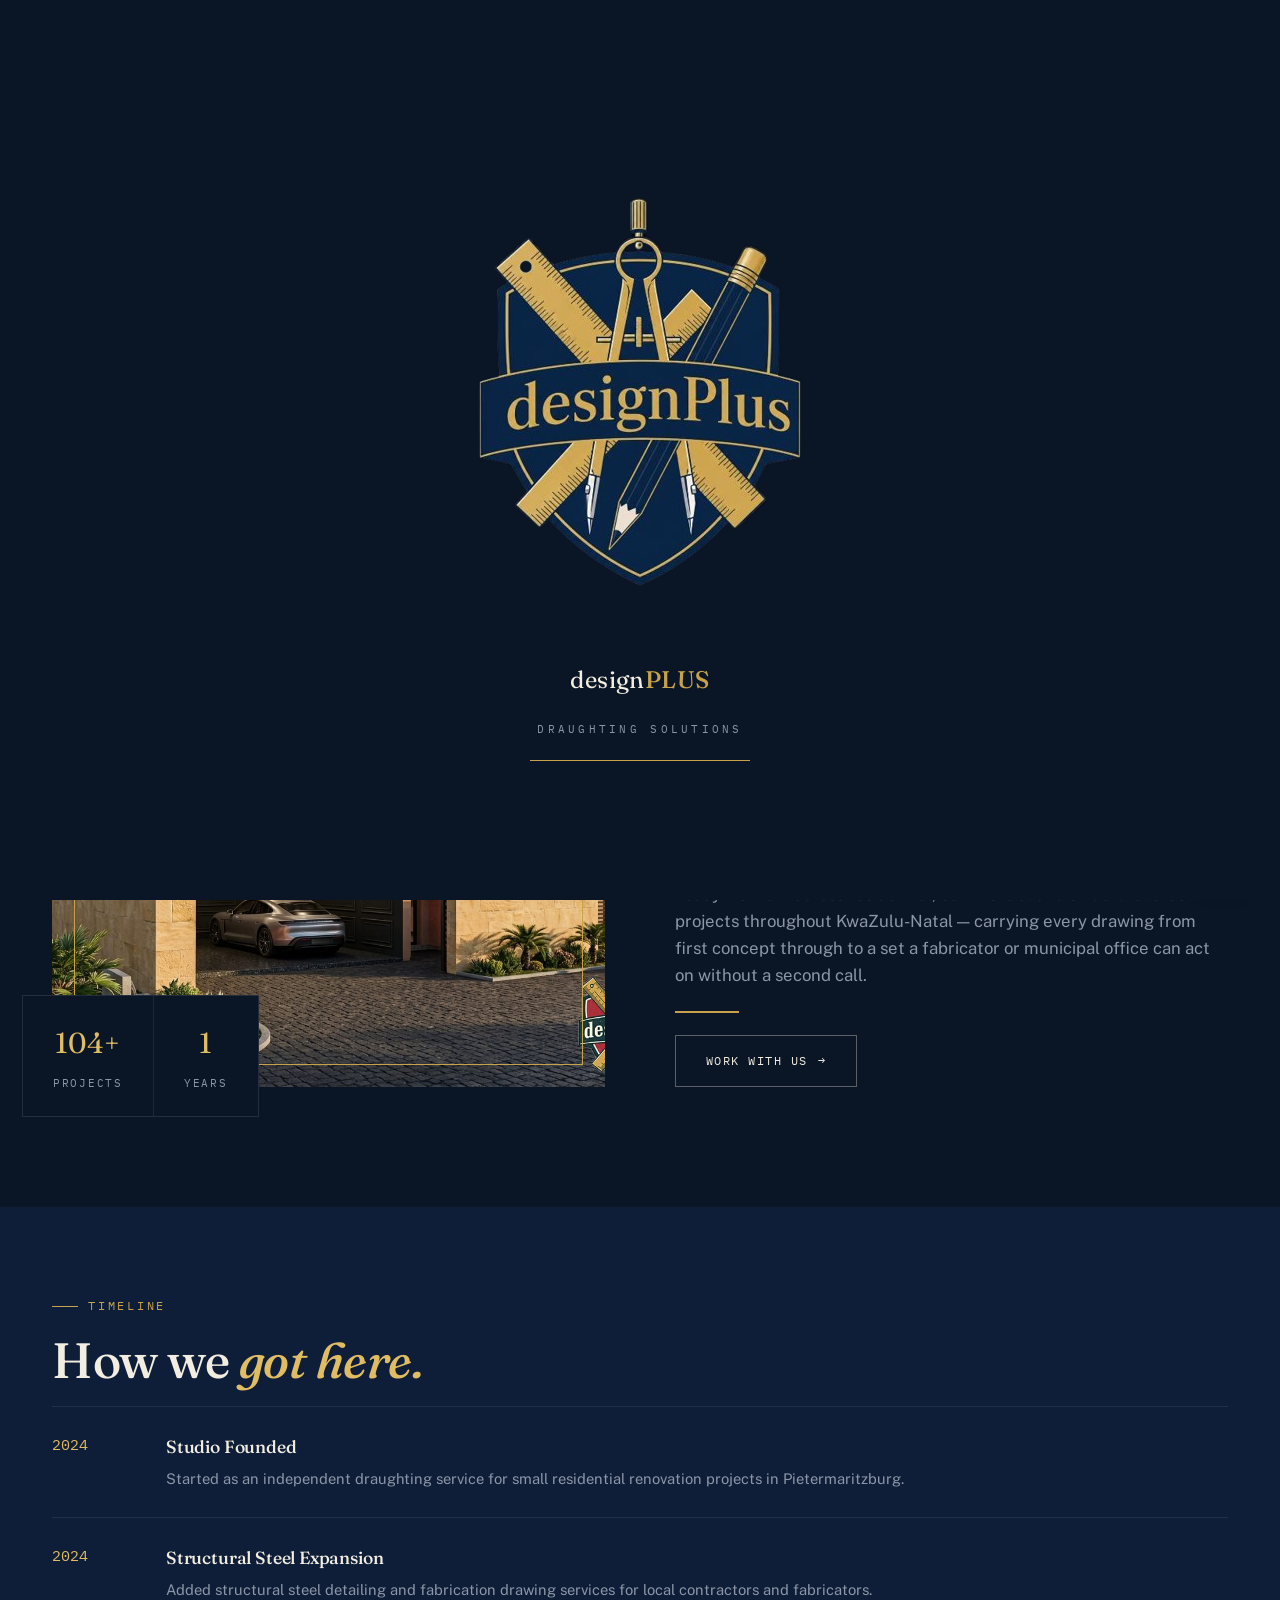
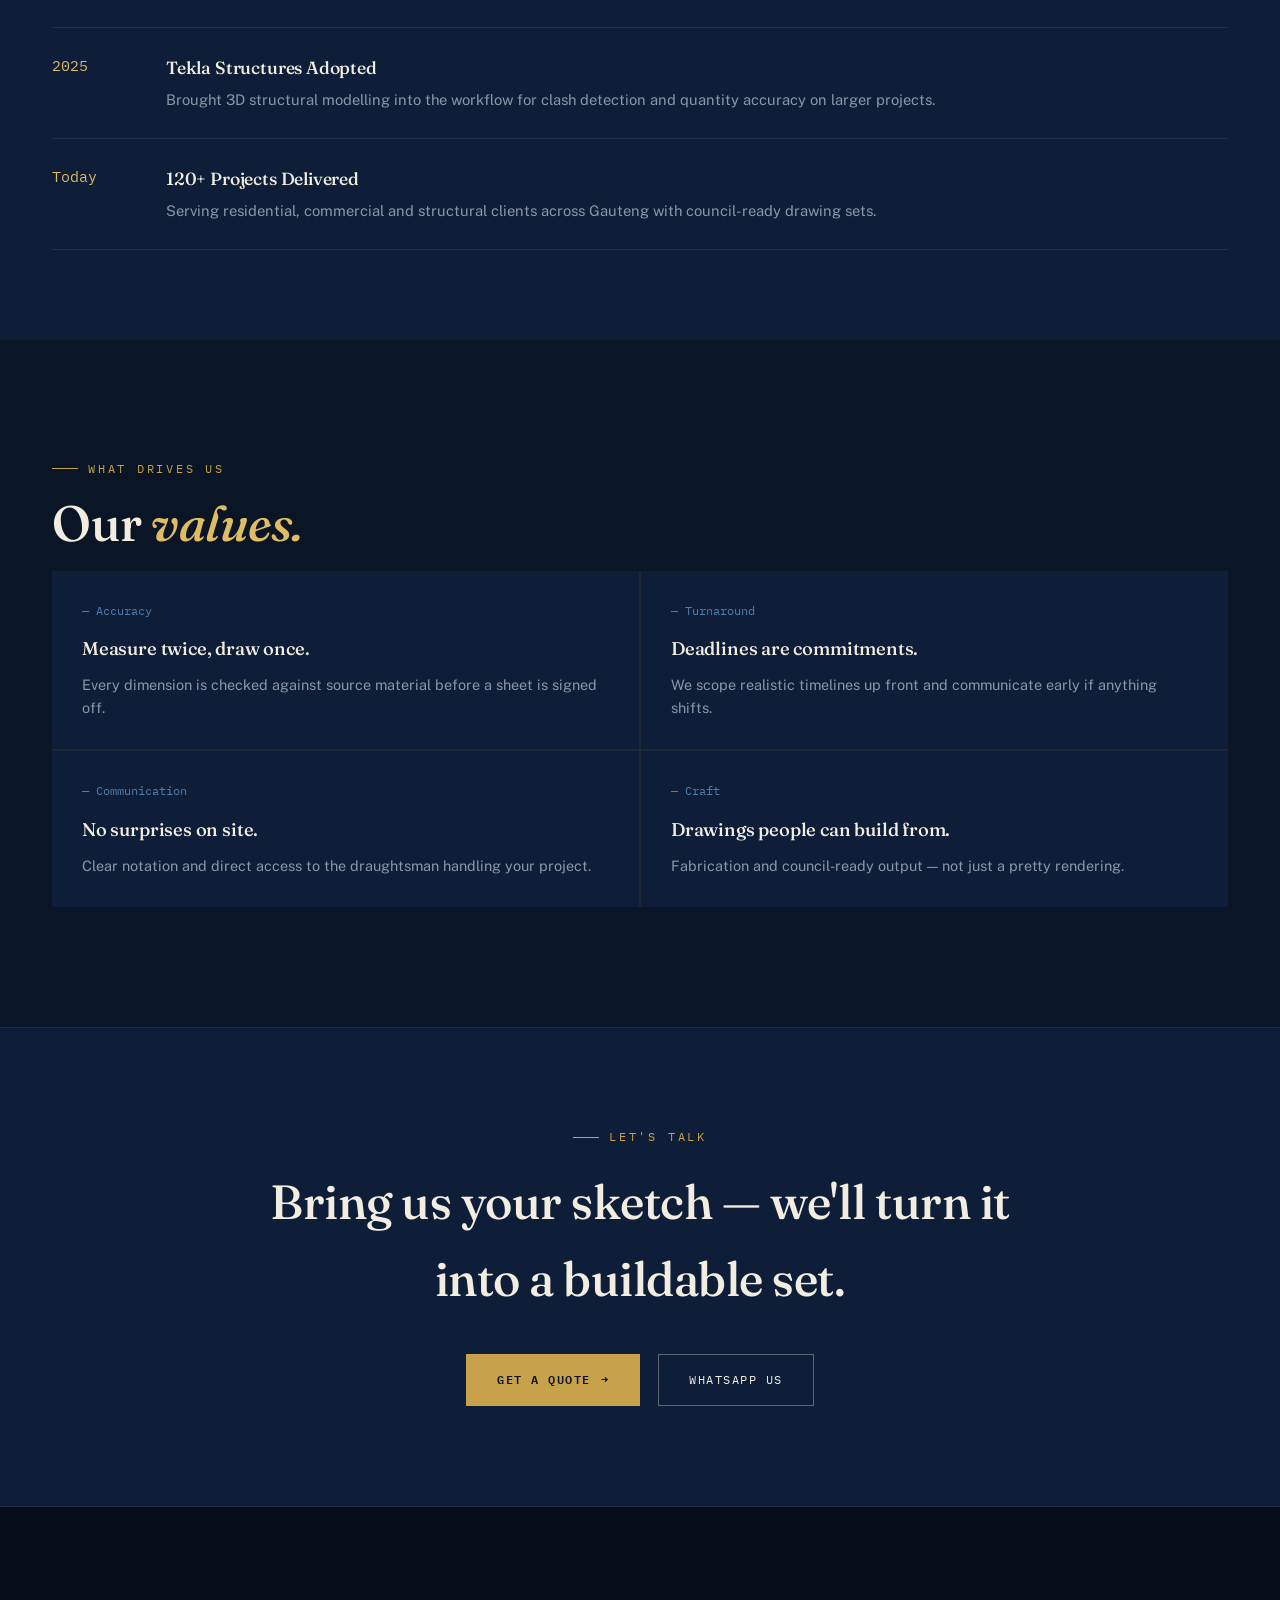
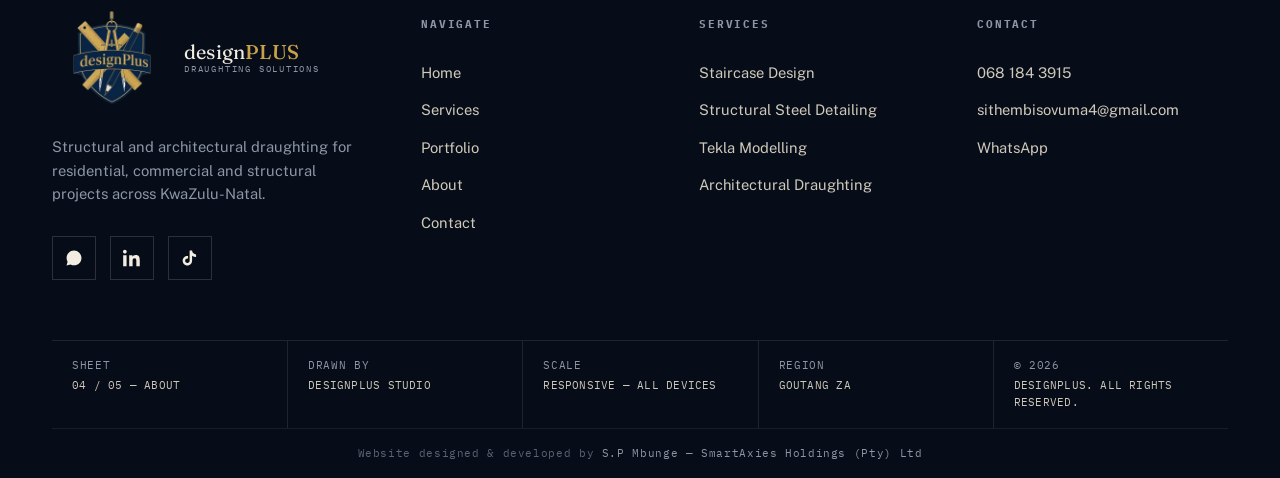
<file: about.html>
<!DOCTYPE html>
<html lang="en">
<head>
<meta charset="UTF-8">
<meta name="viewport" content="width=device-width, initial-scale=1.0">
<title>About — DESIGNPLUS Draughting Solutions</title>
<meta name="description" content="DESIGNPLUS is a structural and architectural draughting practice serving residential, commercial and structural clients across KwaZulu-Natal.">
<link rel="preconnect" href="https://fonts.googleapis.com">
<link rel="stylesheet" href="assets/css/style.css">
   <link rel="icon" type="image/png" href="assets/images/logo.png">
  <link rel="icon" type="image/png" href="assets/images/logo.png">
<link rel="shortcut icon" type="image/png" href="assets/images/logo.png">
<link rel="apple-touch-icon" href="assets/images/logo.png">
</head>
<body>

<div class="blueprint-bg"></div>

<div id="preloader">
  <img src="assets/images/logo.png" alt="DESIGNPLUS Logo">
  <div class="pre-word">design<b>PLUS</b></div>
  <div class="pre-tag">Draughting Solutions</div>
  <div class="pre-bar"></div>
</div>

<header class="site-nav">
  <div class="container nav-inner">
    <a href="index.html" class="logo">
      <div> <img src="assets/images/logo.png" alt="DESIGNPLUS Logo"  width="120" height="120" /> </div>
        <div class="logo-text"><span class="name">design<b>PLUS</b></span><span class="tag">Draughting Solutions</span></div>
    </a>
    <nav class="nav-links">
      <a href="index.html">Home</a>
      <a href="services.html">Services</a>
      <a href="portfolio.html">Portfolio</a>
      <a href="about.html" class="active">About</a>
      <a href="contact.html">Contact</a>
    </nav>
    <div class="nav-right">
      <a href="tel:+27681843915" class="nav-phone"><svg viewBox="0 0 24 24" fill="none" stroke-width="1.6" stroke-linecap="round" stroke-linejoin="round"><path d="M22 16.92v3a2 2 0 0 1-2.18 2 19.79 19.79 0 0 1-8.63-3.07 19.5 19.5 0 0 1-6-6 19.79 19.79 0 0 1-3.07-8.67A2 2 0 0 1 4.11 2h3a2 2 0 0 1 2 1.72c.127.96.361 1.903.7 2.81a2 2 0 0 1-.45 2.11L8.09 9.91a16 16 0 0 0 6 6l1.27-1.27a2 2 0 0 1 2.11-.45c.907.339 1.85.573 2.81.7A2 2 0 0 1 22 16.92z"/></svg>068 184 3915</a>
      <a href="contact.html" class="btn btn-gold nav-cta">Get A Quote</a>
      <button class="nav-toggle" aria-label="Menu"><span></span><span></span><span></span></button>
    </div>
  </div>
</header>

<div class="mobile-nav">
  <a href="index.html">Home</a>
  <a href="services.html">Services</a>
  <a href="portfolio.html">Portfolio</a>
  <a href="about.html">About</a>
  <a href="contact.html">Contact</a>
  <a href="contact.html" class="btn btn-gold mob-cta">Get A Quote</a>
</div>

<section class="page-header">
  <div class="page-header-bg"><img src="assets/images/IMAGE  (2).jpeg" alt="About DesignPlus"></div>
  <div class="container">
    <div class="eyebrow">About Us</div>
    <h1 class="section-title">Built on precision<br><em>and trust.</em></h1>
    <div class="crumbs"><a href="index.html">Home</a><span>/</span>About</div>
  </div>
</section>

<section class="section">
  <div class="container about-split">
    <div class="about-media reveal">
      <img src="assets/images/projects (8).jpeg" alt="Draughting studio detail">
      <div class="frame"></div>
      <div class="about-stats">
        <div class="stat" style="padding:24px 30px;"><div class="num" style="font-size:1.8rem;"><span data-count="120" data-suffix="+">0</span></div><div class="label">Projects</div></div>
        <div class="stat" style="padding:24px 30px;"><div class="num" style="font-size:1.8rem;"><span data-count="2" data-suffix="">0</span></div><div class="label">Years</div></div>
      </div>
    </div>
    <div class="reveal">
      <div class="eyebrow">Our Story</div>
      <h2 class="section-title">A studio for <em>getting it right</em> the first time.</h2>
      <p class="lede">DESIGNPLUS was founded on a simple frustration: too many good builds are let down by drawings that were rushed, under-dimensioned, or never checked against site reality. We set out to be the draughting partner engineers, builders and homeowners could hand a sketch to and trust the output completely.</p>
      <p class="lede" style="margin-top:16px;">Today we work across residential, commercial and structural steel projects throughout KwaZulu-Natal — carrying every drawing from first concept through to a set a fabricator or municipal office can act on without a second call.</p>
      <div class="divider"></div>
      <a href="contact.html" class="btn btn-outline">Work With Us <span class="btn-arrow">→</span></a>
    </div>
  </div>
</section>

<section class="section tight" style="background:var(--panel-navy);">
  <div class="container">
    <div class="reveal">
      <div class="eyebrow">Timeline</div>
      <h2 class="section-title">How we <em>got here.</em></h2>
    </div>
    <div class="timeline reveal-stagger">
      <div class="t-row">
        <div class="yr">2024</div>
        <div><h4>Studio Founded</h4><p>Started as an independent draughting service for small residential renovation projects in Pietermaritzburg.</p></div>
      </div>
      <div class="t-row">
        <div class="yr">2024</div>
        <div><h4>Structural Steel Expansion</h4><p>Added structural steel detailing and fabrication drawing services for local contractors and fabricators.</p></div>
      </div>
      <div class="t-row">
        <div class="yr">2025</div>
        <div><h4>Tekla Structures Adopted</h4><p>Brought 3D structural modelling into the workflow for clash detection and quantity accuracy on larger projects.</p></div>
      </div>
      <div class="t-row">
        <div class="yr">Today</div>
        <div><h4>120+ Projects Delivered</h4><p>Serving residential, commercial and structural clients across Gauteng  with council-ready drawing sets.</p></div>
      </div>
    </div>
  </div>
</section>

<section class="section">
  <div class="container">
    <div class="reveal">
      <div class="eyebrow">What Drives Us</div>
      <h2 class="section-title">Our <em>values.</em></h2>
    </div>
    <div class="value-list reveal-stagger">
      <div class="value-item">
        <div class="n">— Accuracy</div>
        <h4>Measure twice, draw once.</h4>
        <p>Every dimension is checked against source material before a sheet is signed off.</p>
      </div>
      <div class="value-item">
        <div class="n">— Turnaround</div>
        <h4>Deadlines are commitments.</h4>
        <p>We scope realistic timelines up front and communicate early if anything shifts.</p>
      </div>
      <div class="value-item">
        <div class="n">— Communication</div>
        <h4>No surprises on site.</h4>
        <p>Clear notation and direct access to the draughtsman handling your project.</p>
      </div>
      <div class="value-item">
        <div class="n">— Craft</div>
        <h4>Drawings people can build from.</h4>
        <p>Fabrication and council-ready output — not just a pretty rendering.</p>
      </div>
    </div>
  </div>
</section>

<section class="cta-band reveal">
  <div class="container">
    <div class="eyebrow" style="justify-content:center;">Let's Talk</div>
    <h2>Bring us your sketch — we'll turn it into a buildable set.</h2>
    <div class="cta-actions">
      <a href="contact.html" class="btn btn-gold">Get A Quote <span class="btn-arrow">→</span></a>
      <a href="https://wa.me/27681843915" target="_blank" rel="noopener" class="btn btn-outline">WhatsApp Us</a>
    </div>
  </div>
</section>

<footer class="site-footer">
  <div class="container">
    <div class="footer-top">
      <div class="footer-brand">
        <a href="index.html" class="logo">
          <div> <img src="assets/images/logo.png" alt="DESIGNPLUS Logo"  width="120" height="120" /> </div>
          <div class="logo-text"><span class="name">design<b>PLUS</b></span><span class="tag">Draughting Solutions</span></div>
        </a>
        <p>Structural and architectural draughting for residential, commercial and structural projects across KwaZulu-Natal.</p>
        <div class="social-row">
          <a href="https://wa.me/27681843915" target="_blank" rel="noopener" aria-label="WhatsApp"><svg viewBox="0 0 24 24" fill="currentColor"><path d="M12.04 2C6.58 2 2.13 6.45 2.13 11.91c0 1.75.46 3.45 1.32 4.95L2.05 22l5.28-1.38a9.9 9.9 0 0 0 4.71 1.2h.01c5.46 0 9.9-4.45 9.9-9.91 0-2.65-1.03-5.14-2.9-7.01A9.87 9.87 0 0 0 12.04 2z"/></svg></a>
          <a href="https://www.linkedin.com/in/sthembiso-vuma-a94410324" target="_blank" rel="noopener" aria-label="LinkedIn"><svg viewBox="0 0 24 24" fill="currentColor"><path d="M4.98 3.5C4.98 4.88 3.87 6 2.5 6S0 4.88 0 3.5 1.12 1 2.5 1s2.48 1.12 2.48 2.5zM.24 8.25h4.53V23H.24V8.25zM8.24 8.25h4.34v2.02h.06c.6-1.14 2.08-2.34 4.28-2.34 4.58 0 5.42 3.01 5.42 6.93V23h-4.53v-6.98c0-1.66-.03-3.8-2.32-3.8-2.32 0-2.68 1.81-2.68 3.68V23H8.24V8.25z"/></svg></a>
          <a href="https://vm.tiktok.com/ZS96WCe3JU85H-x20Kt/" target="_blank" rel="noopener" aria-label="TikTok"><svg viewBox="0 0 24 24" fill="currentColor"><path d="M16.6 5.82c-1.1-.96-1.8-2.36-1.8-3.82h-3.3v13.6c0 1.66-1.35 3-3 3s-3-1.34-3-3 1.35-3 3-3c.31 0 .61.05.9.13V9.4a6.3 6.3 0 0 0-.9-.06c-3.48 0-6.3 2.82-6.3 6.3s2.82 6.3 6.3 6.3 6.3-2.82 6.3-6.3V9.01a9.1 9.1 0 0 0 5.3 1.7V7.4a5.8 5.8 0 0 1-3.5-1.58z"/></svg></a>
        </div>
      </div>
      <div class="footer-col">
        <h5>Navigate</h5>
        <a href="index.html">Home</a>
        <a href="services.html">Services</a>
        <a href="portfolio.html">Portfolio</a>
        <a href="about.html">About</a>
        <a href="contact.html">Contact</a>
      </div>
      <div class="footer-col">
        <h5>Services</h5>
        <a href="services.html">Staircase Design</a>
        <a href="services.html">Structural Steel Detailing</a>
        <a href="services.html">Tekla Modelling</a>
        <a href="services.html">Architectural Draughting</a>
      </div>
      <div class="footer-col">
        <h5>Contact</h5>
        <a href="tel:+27681843915">068 184 3915</a>
        <a href="mailto:sithembisovuma4@gmail.com">sithembisovuma4@gmail.com</a>
        <a href="https://wa.me/27681843915" target="_blank" rel="noopener">WhatsApp</a>
      </div>
    </div>
    <div class="titleblock">
      <div>Sheet<b>04 / 05 — About</b></div>
      <div>Drawn By<b>DesignPlus Studio</b></div>
      <div>Scale<b>Responsive — All Devices</b></div>
      <div>Region<b>Goutang ZA</b></div>
      <div>© <span id="yr"></span><b>DesignPlus. All Rights Reserved.</b></div>
    </div>
    <div class="site-credit">
  Website designed &amp; developed by <a href="#" target="_blank" rel="noopener">S.P Mbunge — SmartAxies Holdings (Pty) Ltd</a>
</div>
  </div>
</footer>

<a href="https://wa.me/27681843915" target="_blank" rel="noopener" class="whatsapp-float" aria-label="Chat on WhatsApp"><svg viewBox="0 0 24 24"><path d="M12.04 2C6.58 2 2.13 6.45 2.13 11.91c0 1.75.46 3.45 1.32 4.95L2.05 22l5.28-1.38a9.9 9.9 0 0 0 4.71 1.2h.01c5.46 0 9.9-4.45 9.9-9.91 0-2.65-1.03-5.14-2.9-7.01A9.87 9.87 0 0 0 12.04 2z"/></svg></a>
<button class="to-top" aria-label="Back to top"><svg viewBox="0 0 24 24" fill="none" stroke="currentColor" stroke-width="1.8"><path d="M12 19V5M5 12l7-7 7 7"/></svg></button>

<script src="assets/js/main.js"></script>
<script>document.getElementById('yr').textContent = new Date().getFullYear();</script>
</body>
</html>
</file>
<file: assets/css/style.css>
/* ============================================================
   DESIGNPLUS — Structural & Architectural Draughting Solutions
   Design system: blueprint-drafting vernacular
   ============================================================ */

@import url('https://fonts.googleapis.com/css2?family=Fraunces:ital,opsz,wght@0,9..144,300;0,9..144,400;0,9..144,500;0,9..144,600;1,9..144,400&family=IBM+Plex+Mono:wght@400;500;600&family=Public+Sans:wght@300;400;500;600;700&display=swap');

:root{
  /* Color tokens */
  --ink-navy: #0a1526;
  --panel-navy: #0e1e38;
  --panel-navy-2: #122446;
  --line-blue: #4d7eb0;
  --line-blue-dim: #2e4f74;
  --gold: #c8a24a;
  --gold-bright: #e0bc63;
  --paper: #f2ede0;
  --paper-dim: #cfc9ba;
  --graphite: #8d96a6;
  --graphite-dark: #5a6376;
  --white: #ffffff;

  /* Type */
  --font-display: 'Fraunces', serif;
  --font-body: 'Public Sans', sans-serif;
  --font-mono: 'IBM Plex Mono', monospace;

  --nav-h: 84px;
}

*,*::before,*::after{ box-sizing: border-box; }
html{ scroll-behavior: smooth; }
body{
  margin:0;
  background: var(--ink-navy);
  color: var(--paper);
  font-family: var(--font-body);
  font-weight: 400;
  line-height: 1.6;
  -webkit-font-smoothing: antialiased;
  overflow-x: hidden;
}
img{ max-width:100%; display:block; }
a{ color: inherit; text-decoration: none; }
ul{ list-style:none; margin:0; padding:0; }
h1,h2,h3,h4{ font-family: var(--font-display); font-weight: 500; margin:0; letter-spacing: -0.01em; }
p{ margin:0; }
button{ font-family: inherit; cursor:pointer; }

@media (prefers-reduced-motion: reduce){
  *{ animation-duration: 0.001ms !important; animation-iteration-count: 1 !important; transition-duration: 0.001ms !important; scroll-behavior:auto !important; }
}

/* ============ Blueprint grid backdrop ============ */
.blueprint-bg{
  position: fixed; inset:0; z-index:-1; pointer-events:none;
  background-image:
    linear-gradient(rgba(77,126,176,0.07) 1px, transparent 1px),
    linear-gradient(90deg, rgba(77,126,176,0.07) 1px, transparent 1px);
  background-size: 48px 48px;
  opacity: .6;
}

/* Corner registration marks — used on sections to echo drawing-sheet corners */
.reg-mark{ position:absolute; width:16px; height:16px; opacity:.5; pointer-events:none; }
.reg-mark::before,.reg-mark::after{ content:''; position:absolute; background: var(--gold); }
.reg-mark::before{ width:100%; height:1px; top:50%; }
.reg-mark::after{ width:1px; height:100%; left:50%; }
.reg-mark.tl{ top:18px; left:18px; }
.reg-mark.tr{ top:18px; right:18px; }
.reg-mark.bl{ bottom:18px; left:18px; }
.reg-mark.br{ bottom:18px; right:18px; }

/* ============ Utility ============ */
.container{ width:100%; max-width:1240px; margin:0 auto; padding:0 32px; }
.eyebrow{
  font-family: var(--font-mono); font-size:.72rem; letter-spacing:.24em; text-transform:uppercase;
  color: var(--gold); display:flex; align-items:center; gap:10px; margin-bottom:18px;
}
.eyebrow::before{ content:''; width:26px; height:1px; background: var(--gold); }
.section{ position: relative; padding: 120px 0; }
.section.tight{ padding: 90px 0; }
.section-title{ font-size: clamp(2rem, 4vw, 3.1rem); line-height:1.1; }
.section-title em{ font-style: italic; color: var(--gold-bright); }
.lede{ color: var(--graphite); font-size: 1.05rem; max-width: 640px; margin-top:18px; }
.divider{ width:64px; height:2px; background: var(--gold); margin: 22px 0; }
.hairline{ border:none; border-top:1px solid rgba(255,255,255,.09); }

/* ============ Buttons ============ */
.btn{
  display:inline-flex; align-items:center; gap:10px;
  padding: 15px 30px; font-family: var(--font-mono); font-size:.78rem; letter-spacing:.12em; text-transform:uppercase;
  border:1px solid transparent; transition: all .25s ease; white-space:nowrap;
}
.btn-gold{ background: var(--gold); color: var(--ink-navy); font-weight:600; }
.btn-gold:hover{ background: var(--gold-bright); transform: translateY(-2px); box-shadow: 0 10px 24px rgba(200,162,74,.25); }
.btn-outline{ border-color: rgba(242,237,224,.35); color: var(--paper); }
.btn-outline:hover{ border-color: var(--gold); color: var(--gold-bright); }
.btn-arrow{ transition: transform .25s ease; }
.btn:hover .btn-arrow{ transform: translateX(4px); }

/* ============ Preloader ============ */
#preloader{
  position: fixed; inset:0; z-index:9999; background: var(--ink-navy);
  display:flex; flex-direction:column; align-items:center; justify-content:center; gap:22px;
  transition: opacity .6s ease, visibility .6s ease;
}
#preloader.hide{ opacity:0; visibility:hidden; }
.pre-mark{ width:64px; height:64px; }
.pre-mark svg{ width:100%; height:100%; }
.pre-word{ font-family: var(--font-display); font-size:1.5rem; letter-spacing:.02em; }
.pre-word b{ color: var(--gold); font-weight:500; }
.pre-tag{ font-family: var(--font-mono); font-size:.68rem; letter-spacing:.3em; text-transform:uppercase; color: var(--graphite); }
.pre-bar{ width:220px; height:1px; background: rgba(255,255,255,.12); position:relative; overflow:hidden; }
.pre-bar::after{
  content:''; position:absolute; left:0; top:0; height:100%; width:0%; background: var(--gold);
  animation: fillbar 2.4s cubic-bezier(.65,0,.35,1) forwards;
}
@keyframes fillbar{ to{ width:100%; } }

/* ============ Nav ============ */
header.site-nav{
  position: fixed; top:0; left:0; right:0; z-index:500;
  height: var(--nav-h);
  display:flex; align-items:center;
  background: rgba(10,21,38,.72);
  backdrop-filter: blur(14px);
  border-bottom: 1px solid rgba(255,255,255,.06);
  transition: background .3s ease;
}
.nav-inner{ display:flex; align-items:center; justify-content:space-between; width:100%; }
.logo{ display:flex; align-items:center; gap:12px; }
.logo-mark{ width:38px; height:38px; flex:none; }
.logo-text{ display:flex; flex-direction:column; line-height:1.05; }
.logo-text .name{ font-family: var(--font-display); font-size:1.25rem; letter-spacing:.01em; }
.logo-text .name b{ color: var(--gold); font-weight:500; }
.logo-text .tag{ font-family: var(--font-mono); font-size:.56rem; letter-spacing:.2em; text-transform:uppercase; color: var(--graphite); margin-top:2px; }

.nav-links{ display:flex; align-items:center; gap:38px; }
.nav-links a{
  font-family: var(--font-mono); font-size:.78rem; letter-spacing:.06em; text-transform:uppercase;
  color: var(--paper-dim); position:relative; padding: 6px 0;
}
.nav-links a::after{ content:''; position:absolute; left:0; bottom:0; width:0; height:1px; background: var(--gold); transition: width .25s ease; }
.nav-links a:hover, .nav-links a.active{ color: var(--white); }
.nav-links a:hover::after, .nav-links a.active::after{ width:100%; }

.nav-right{ display:flex; align-items:center; gap:26px; }
.nav-phone{ display:flex; align-items:center; gap:8px; font-family: var(--font-mono); font-size:.82rem; color: var(--paper-dim); }
.nav-phone svg{ width:15px; height:15px; stroke: var(--gold); }

.nav-toggle{ display:none; width:26px; height:20px; position:relative; background:none; border:none; z-index:600; }
.nav-toggle span{ position:absolute; left:0; width:100%; height:1px; background: var(--paper); transition: all .3s ease; }
.nav-toggle span:nth-child(1){ top:0; }
.nav-toggle span:nth-child(2){ top:9px; }
.nav-toggle span:nth-child(3){ top:18px; }
.nav-toggle.open span:nth-child(1){ transform: translateY(9px) rotate(45deg); }
.nav-toggle.open span:nth-child(2){ opacity:0; }
.nav-toggle.open span:nth-child(3){ transform: translateY(-9px) rotate(-45deg); }

/* ============ Mobile nav ============ */
.mobile-nav{
  position: fixed; inset:0; z-index:450; background: var(--panel-navy);
  display:flex; flex-direction:column; align-items:flex-start; justify-content:center; gap:6px;
  padding: 0 40px;
  transform: translateY(-100%); transition: transform .5s cubic-bezier(.65,0,.35,1);
}
.mobile-nav.open{ transform: translateY(0); }
.mobile-nav a{ font-family: var(--font-display); font-size:2.1rem; padding: 10px 0; color: var(--paper); border-bottom: 1px solid rgba(255,255,255,.08); width:100%; }
.mobile-nav .mob-cta{ margin-top:26px; }

/* ============ Hero ============ */
.hero{
  position: relative; min-height: 100vh; display:flex; align-items:center;
  padding-top: var(--nav-h);
  overflow:hidden;
}
.hero-bg{ position:absolute; inset:0; z-index:-2; }
.hero-bg img{ width:100%; height:100%; object-fit:cover; filter: saturate(.75) brightness(.55); }
.hero-bg::after{
  content:''; position:absolute; inset:0;
  background: linear-gradient(180deg, rgba(10,21,38,.55) 0%, rgba(10,21,38,.75) 55%, var(--ink-navy) 100%);
}
.hero-inner{ position:relative; z-index:2; padding: 60px 0 40px; }
.hero-eyebrow{ font-family: var(--font-mono); font-size:.78rem; letter-spacing:.28em; text-transform:uppercase; color: var(--gold-bright); margin-bottom:26px; }
.hero h1{ font-size: clamp(2.6rem, 6.4vw, 5.4rem); line-height:1.03; max-width: 900px; }
.hero h1 .accent{ color: var(--gold-bright); font-style: italic; }
.hero p.lede{ max-width: 560px; color: var(--paper-dim); margin-top:26px; font-size:1.08rem; }
.hero-actions{ display:flex; gap:18px; margin-top:42px; flex-wrap:wrap; }
.hero-scroll{
  position:absolute; bottom:40px; left:50%; transform:translateX(-50%);
  display:flex; flex-direction:column; align-items:center; gap:10px;
  font-family: var(--font-mono); font-size:.65rem; letter-spacing:.3em; text-transform:uppercase; color: var(--graphite);
}
.hero-scroll svg{ width:14px; height:14px; animation: bob 1.8s ease-in-out infinite; }
@keyframes bob{ 0%,100%{ transform: translateY(0);} 50%{ transform: translateY(6px);} }

/* Drafting-line SVG animation */
.draft-line path{
  stroke-dasharray: 900;
  stroke-dashoffset: 900;
  animation: draw 2.6s cubic-bezier(.65,0,.35,1) 1.6s forwards;
}
@keyframes draw{ to{ stroke-dashoffset:0; } }

/* ============ Stat strip ============ */
.stat-strip{
  display:grid; grid-template-columns: repeat(4,1fr);
  border-top:1px solid rgba(255,255,255,.08);
  border-bottom:1px solid rgba(255,255,255,.08);
}
.stat{ padding: 34px 26px; border-left:1px solid rgba(255,255,255,.08); text-align:center; }
.stat:first-child{ border-left:none; }
.stat .num{ font-family: var(--font-display); font-size: 2.4rem; color: var(--gold-bright); }
.stat .num sup{ font-size:1.2rem; top:-0.9em; }
.stat .label{ font-family: var(--font-mono); font-size:.68rem; letter-spacing:.16em; text-transform:uppercase; color: var(--graphite); margin-top:8px; }

/* ============ Cards: services ============ */
.grid{ display:grid; gap: 28px; }
.grid-3{ grid-template-columns: repeat(3, 1fr); }
.grid-2{ grid-template-columns: repeat(2, 1fr); }
.grid-4{ grid-template-columns: repeat(4, 1fr); }

.service-card{
  position: relative; padding: 38px 32px; background: var(--panel-navy);
  border: 1px solid rgba(255,255,255,.07);
  transition: transform .3s ease, border-color .3s ease, background .3s ease;
}
.service-card:hover{ transform: translateY(-6px); border-color: rgba(200,162,74,.4); background: var(--panel-navy-2); }
.service-card .idx{ font-family: var(--font-mono); font-size:.72rem; color: var(--line-blue); letter-spacing:.1em; }
.service-card .icon{ width:42px; height:42px; margin: 20px 0 22px; color: var(--gold); }
.service-card h3{ font-size:1.3rem; margin-bottom:12px; }
.service-card p{ color: var(--graphite); font-size:.94rem; }
.service-card .more{
  margin-top:20px; display:inline-flex; align-items:center; gap:8px;
  font-family: var(--font-mono); font-size:.7rem; letter-spacing:.1em; text-transform:uppercase; color: var(--paper-dim);
  opacity:0; transform: translateY(6px); transition: all .3s ease;
}
.service-card:hover .more{ opacity:1; transform: translateY(0); color: var(--gold-bright); }

/* ============ Portfolio ============ */
.filter-row{ display:flex; gap:12px; flex-wrap:wrap; margin: 40px 0 50px; }
.filter-btn{
  padding: 11px 22px; font-family: var(--font-mono); font-size:.72rem; letter-spacing:.1em; text-transform:uppercase;
  border:1px solid rgba(255,255,255,.15); background:transparent; color: var(--paper-dim); transition: all .25s ease;
}
.filter-btn:hover{ border-color: var(--gold); color: var(--white); }
.filter-btn.active{ background: var(--gold); border-color: var(--gold); color: var(--ink-navy); font-weight:600; }

.p-grid{ display:grid; grid-template-columns: repeat(3,1fr); gap:26px; }
.p-card{ position: relative; overflow:hidden; aspect-ratio: 4/5; cursor:pointer; }
.p-card.hide{ display:none; }
.p-card img{ width:100%; height:100%; object-fit:cover; transition: transform .6s cubic-bezier(.25,.8,.25,1); }
.p-card:hover img{ transform: scale(1.08); }
.p-card .p-overlay{
  position:absolute; inset:0; display:flex; flex-direction:column; justify-content:flex-end; padding: 26px;
  background: linear-gradient(180deg, transparent 40%, rgba(8,15,28,.92) 100%);
}
.p-card .p-cat{ font-family: var(--font-mono); font-size:.66rem; letter-spacing:.18em; text-transform:uppercase; color: var(--gold-bright); margin-bottom:8px; }
.p-card h3{ font-size:1.25rem; }
.p-card .p-loc{ display:flex; align-items:center; gap:6px; font-size:.82rem; color: var(--paper-dim); margin-top:8px; }
.p-card .p-loc svg{ width:12px; height:12px; }

/* ============ Lightbox ============ */
.lightbox{
  position: fixed; inset:0; z-index:800; background: rgba(6,11,20,.95);
  display:flex; align-items:center; justify-content:center;
  opacity:0; visibility:hidden; transition: opacity .35s ease, visibility .35s ease;
  padding: 40px;
}
.lightbox.open{ opacity:1; visibility:visible; }
.lightbox img{ max-width: 900px; max-height:78vh; width:100%; object-fit:cover; }
.lightbox-close{
  position:absolute; top:32px; right:32px; width:44px; height:44px; border:1px solid rgba(255,255,255,.2);
  background:none; color: var(--paper); display:flex; align-items:center; justify-content:center;
}
.lightbox-cap{ position:absolute; bottom:40px; left:50%; transform:translateX(-50%); text-align:center; font-family: var(--font-mono); font-size:.75rem; letter-spacing:.1em; color: var(--paper-dim); }

/* ============ About ============ */
.about-split{ display:grid; grid-template-columns: 1fr 1fr; gap: 70px; align-items:center; }
.about-media{ position: relative; }
.about-media img{ width:100%; height:520px; object-fit:cover; }
.about-media .frame{
  position:absolute; inset:22px; border:1px solid var(--gold); pointer-events:none;
}
.about-stats{ position:absolute; bottom:-30px; left:-30px; display:flex; gap:0; background: var(--ink-navy); border:1px solid rgba(255,255,255,.1); }

.timeline{ margin-top:18px; }
.t-row{ display:grid; grid-template-columns: 90px 1fr; gap:24px; padding: 26px 0; border-top:1px solid rgba(255,255,255,.08); }
.t-row:last-child{ border-bottom:1px solid rgba(255,255,255,.08); }
.t-row .yr{ font-family: var(--font-mono); color: var(--gold-bright); font-size:.92rem; }
.t-row h4{ font-size:1.1rem; margin-bottom:6px; }
.t-row p{ color: var(--graphite); font-size:.92rem; }

.value-list{ display:grid; grid-template-columns: repeat(2,1fr); gap:2px; background: rgba(255,255,255,.08); margin-top:20px; }
.value-item{ background: var(--panel-navy); padding: 30px; }
.value-item .n{ font-family: var(--font-mono); color: var(--line-blue); font-size:.75rem; }
.value-item h4{ margin: 14px 0 10px; font-size:1.15rem; }
.value-item p{ color: var(--graphite); font-size:.9rem; }

/* ============ Process (dimension-line style) ============ */
.dim-row{ position: relative; display:flex; align-items:center; margin: 60px 0; }
.dim-line{ flex:1; height:1px; background: var(--line-blue-dim); position:relative; }
.dim-line::before,.dim-line::after{ content:''; position:absolute; top:-5px; width:1px; height:11px; background: var(--line-blue); }
.dim-line::before{ left:0; } .dim-line::after{ right:0; }

/* ============ CTA band ============ */
.cta-band{
  position: relative; padding: 100px 0; text-align:center;
  background: var(--panel-navy);
  border-top:1px solid rgba(255,255,255,.07); border-bottom:1px solid rgba(255,255,255,.07);
}
.cta-band h2{ font-size: clamp(1.9rem,4vw,3rem); max-width:760px; margin:0 auto; }
.cta-actions{ display:flex; justify-content:center; gap:18px; margin-top:36px; flex-wrap:wrap; }

/* ============ Contact ============ */
.contact-grid{ display:grid; grid-template-columns: 1fr 1.15fr; gap: 70px; }
.contact-card{ display:flex; gap:18px; padding: 26px 0; border-top:1px solid rgba(255,255,255,.08); }
.contact-card:last-child{ border-bottom:1px solid rgba(255,255,255,.08); }
.contact-card .ic{ width:44px; height:44px; flex:none; border:1px solid rgba(200,162,74,.4); display:flex; align-items:center; justify-content:center; color: var(--gold); }
.contact-card .ic svg{ width:20px; height:20px; }
.contact-card h4{ font-family: var(--font-mono); font-size:.72rem; letter-spacing:.14em; text-transform:uppercase; color: var(--graphite); margin-bottom:6px; }
.contact-card .val{ font-size:1.05rem; }
.contact-card a.val:hover{ color: var(--gold-bright); }

.social-row{ display:flex; gap:14px; margin-top: 30px; }
.social-row a{
  width:44px; height:44px; border:1px solid rgba(255,255,255,.15); display:flex; align-items:center; justify-content:center;
  transition: all .25s ease;
}
.social-row a svg{ width:18px; height:18px; }
.social-row a:hover{ border-color: var(--gold); color: var(--gold-bright); transform: translateY(-3px); }

form.inquiry{ display:flex; flex-direction:column; gap:22px; }
.form-row{ display:grid; grid-template-columns: 1fr 1fr; gap:22px; }
.field{ position:relative; }
.field label{
  display:block; font-family: var(--font-mono); font-size:.68rem; letter-spacing:.14em; text-transform:uppercase; color: var(--graphite); margin-bottom:10px;
}
.field input, .field select, .field textarea{
  width:100%; background: transparent; border:none; border-bottom: 1px solid rgba(255,255,255,.22);
  color: var(--paper); font-family: var(--font-body); font-size:1rem; padding: 10px 2px;
  transition: border-color .25s ease;
}
.field select option{ background: var(--panel-navy); color: var(--paper); }
.field input:focus, .field select:focus, .field textarea:focus{ outline:none; border-color: var(--gold); }
.field textarea{ resize: vertical; min-height:110px; }
.field .err{ font-family: var(--font-mono); font-size:.68rem; color:#d97757; margin-top:6px; min-height: 14px; }
.form-status{ font-family: var(--font-mono); font-size:.78rem; color: var(--gold-bright); min-height:1em; }

.map-embed{ margin-top: 60px; height: 340px; border:1px solid rgba(255,255,255,.1); overflow:hidden; filter: grayscale(.4) invert(.92) contrast(.9); }
.map-embed iframe{ width:100%; height:100%; border:none; }

/* ============ Footer ============ */
footer.site-footer{ background: #060c18; padding-top: 90px; position: relative; }
.footer-top{ display:grid; grid-template-columns: 1.4fr 1fr 1fr 1.1fr; gap: 50px; padding-bottom: 60px; }
.footer-brand p{ color: var(--graphite); font-size:.92rem; margin-top:18px; max-width: 300px; }
.footer-col h5{ font-family: var(--font-mono); font-size:.7rem; letter-spacing:.16em; text-transform:uppercase; color: var(--graphite); margin-bottom:20px; }
.footer-col a{ display:block; color: var(--paper-dim); font-size:.92rem; padding: 7px 0; transition: color .2s ease; }
.footer-col a:hover{ color: var(--gold-bright); }

.titleblock{
  border-top:1px solid rgba(255,255,255,.1);
  display:grid; grid-template-columns: repeat(5,1fr);
  font-family: var(--font-mono); font-size:.68rem; letter-spacing:.06em; color: var(--graphite); text-transform:uppercase;
}
.titleblock div{ padding: 16px 20px; border-left:1px solid rgba(255,255,255,.1); }
.titleblock div:first-child{ border-left:none; }
.titleblock b{ display:block; color: var(--paper-dim); font-weight:400; margin-top:3px; letter-spacing:.02em; }

/* ============ Floating buttons ============ */
.whatsapp-float{
  position: fixed; bottom: 28px; right: 28px; z-index: 400;
  width: 58px; height: 58px; border-radius: 50%; background: #25D366;
  display:flex; align-items:center; justify-content:center; box-shadow: 0 10px 26px rgba(0,0,0,.35);
  animation: pulse-wa 2.6s ease-in-out infinite;
}
.whatsapp-float svg{ width:28px; height:28px; fill:#fff; }
@keyframes pulse-wa{ 0%,100%{ box-shadow: 0 10px 26px rgba(0,0,0,.35), 0 0 0 0 rgba(37,211,102,.5);} 50%{ box-shadow: 0 10px 26px rgba(0,0,0,.35), 0 0 0 12px rgba(37,211,102,0);} }

.to-top{
  position: fixed; bottom: 28px; right: 100px; z-index: 400;
  width: 46px; height:46px; border:1px solid rgba(255,255,255,.18); background: rgba(10,21,38,.8); backdrop-filter: blur(6px);
  color: var(--paper); display:flex; align-items:center; justify-content:center;
  opacity:0; visibility:hidden; transform: translateY(10px); transition: all .3s ease;
}
.to-top.show{ opacity:1; visibility:visible; transform: translateY(0); }
.to-top:hover{ border-color: var(--gold); color: var(--gold-bright); }
.to-top svg{ width:16px; height:16px; }

/* ============ Reveal-on-scroll ============ */
.reveal{ opacity:0; transform: translateY(28px); transition: opacity .8s ease, transform .8s cubic-bezier(.25,.8,.25,1); }
.reveal.in{ opacity:1; transform: translateY(0); }
.reveal-stagger > *{ opacity:0; transform: translateY(24px); transition: opacity .7s ease, transform .7s cubic-bezier(.25,.8,.25,1); }
.reveal-stagger.in > *{ opacity:1; transform: translateY(0); }
.reveal-stagger.in > *:nth-child(1){ transition-delay: .05s; }
.reveal-stagger.in > *:nth-child(2){ transition-delay: .15s; }
.reveal-stagger.in > *:nth-child(3){ transition-delay: .25s; }
.reveal-stagger.in > *:nth-child(4){ transition-delay: .35s; }
.reveal-stagger.in > *:nth-child(5){ transition-delay: .45s; }
.reveal-stagger.in > *:nth-child(6){ transition-delay: .55s; }
.reveal-stagger.in > *:nth-child(7){ transition-delay: .65s; }
.reveal-stagger.in > *:nth-child(8){ transition-delay: .75s; }

/* ============ Page header (inner pages) ============ */
.page-header{
  position: relative; padding: calc(var(--nav-h) + 100px) 0 80px; overflow:hidden;
  border-bottom: 1px solid rgba(255,255,255,.07);
}
.page-header-bg{ position:absolute; inset:0; z-index:-1; }
.page-header-bg img{ width:100%; height:100%; object-fit:cover; filter: saturate(.6) brightness(.32); }
.page-header-bg::after{ content:''; position:absolute; inset:0; background: linear-gradient(180deg, rgba(10,21,38,.4), var(--ink-navy) 92%); }
.crumbs{ font-family: var(--font-mono); font-size:.72rem; letter-spacing:.1em; text-transform:uppercase; color: var(--graphite); margin-top:18px; }
.crumbs a:hover{ color: var(--gold-bright); }
.crumbs span{ margin:0 8px; color: var(--line-blue); }

/* ============ Lazy image fade ============ */
img.lazy{ opacity:0; transition: opacity .6s ease; }
img.lazy.loaded{ opacity:1; }

/* ============ Responsive ============ */
@media (max-width: 1080px){
  .grid-4{ grid-template-columns: repeat(2,1fr); }
  .grid-3{ grid-template-columns: repeat(2,1fr); }
  .p-grid{ grid-template-columns: repeat(2,1fr); }
  .about-split{ grid-template-columns: 1fr; }
  .contact-grid{ grid-template-columns: 1fr; }
  .footer-top{ grid-template-columns: 1fr 1fr; }
  .stat-strip{ grid-template-columns: repeat(2,1fr); }
  .stat:nth-child(3){ border-left:none; }
}
@media (max-width: 760px){
  .nav-links, .nav-right .nav-phone, .nav-right .nav-cta{ display:none; }
  .nav-toggle{ display:block; }
  .grid-3,.grid-2,.grid-4,.p-grid{ grid-template-columns: 1fr; }
  .form-row{ grid-template-columns: 1fr; }
  .titleblock{ grid-template-columns: repeat(2,1fr); }
  .titleblock div{ border-left:none; border-top:1px solid rgba(255,255,255,.1); }
  .footer-top{ grid-template-columns: 1fr; }
  .section{ padding: 80px 0; }
  .to-top{ right: 92px; width:42px; height:42px; }
  .whatsapp-float{ width:52px; height:52px; right:20px; bottom:22px; }
  .about-stats{ position:static; margin-top:20px; }
}

/* ============ PDF portfolio cards ============ */
.pdf-card{
  position: relative; aspect-ratio: 4/5; overflow:hidden; cursor:pointer;
  background: var(--panel-navy);
  border: 1px solid rgba(255,255,255,.08);
  display:flex; flex-direction:column; align-items:center; justify-content:center;
  text-align:center; padding: 30px;
  transition: transform .35s ease, border-color .3s ease, background .3s ease;
}
.pdf-card.hide{ display:none; }
.pdf-card:hover{ transform: translateY(-6px); border-color: rgba(200,162,74,.45); background: var(--panel-navy-2); }
.pdf-card .pdf-icon{
  width:58px; height:58px; margin-bottom: 22px; color: var(--gold);
  transition: transform .3s ease;
}
.pdf-card:hover .pdf-icon{ transform: scale(1.08); }
.pdf-card .pdf-ext{
  position:absolute; top:22px; right:22px;
  font-family: var(--font-mono); font-size:.62rem; letter-spacing:.1em;
  color: var(--ink-navy); background: var(--gold); padding: 3px 8px;
}
.pdf-card .p-cat{ font-family: var(--font-mono); font-size:.66rem; letter-spacing:.18em; text-transform:uppercase; color: var(--gold-bright); margin-bottom:10px; }
.pdf-card h3{ font-size:1.15rem; margin-bottom:10px; }
.pdf-card .pdf-view{
  margin-top:18px; display:inline-flex; align-items:center; gap:8px;
  font-family: var(--font-mono); font-size:.68rem; letter-spacing:.1em; text-transform:uppercase; color: var(--paper-dim);
  border-top: 1px solid rgba(255,255,255,.12); padding-top:14px; width:100%; justify-content:center;
}
.pdf-card:hover .pdf-view{ color: var(--gold-bright); }
.site-credit{
  border-top:1px solid rgba(255,255,255,.07);
  padding: 16px 20px;
  text-align:center;
  font-family: var(--font-mono); font-size:.66rem; letter-spacing:.06em; color: var(--graphite-dark);
}
.site-credit a{ color: var(--graphite); transition: color .2s ease; }
.site-credit a:hover{ color: var(--gold-bright); }
</file>
